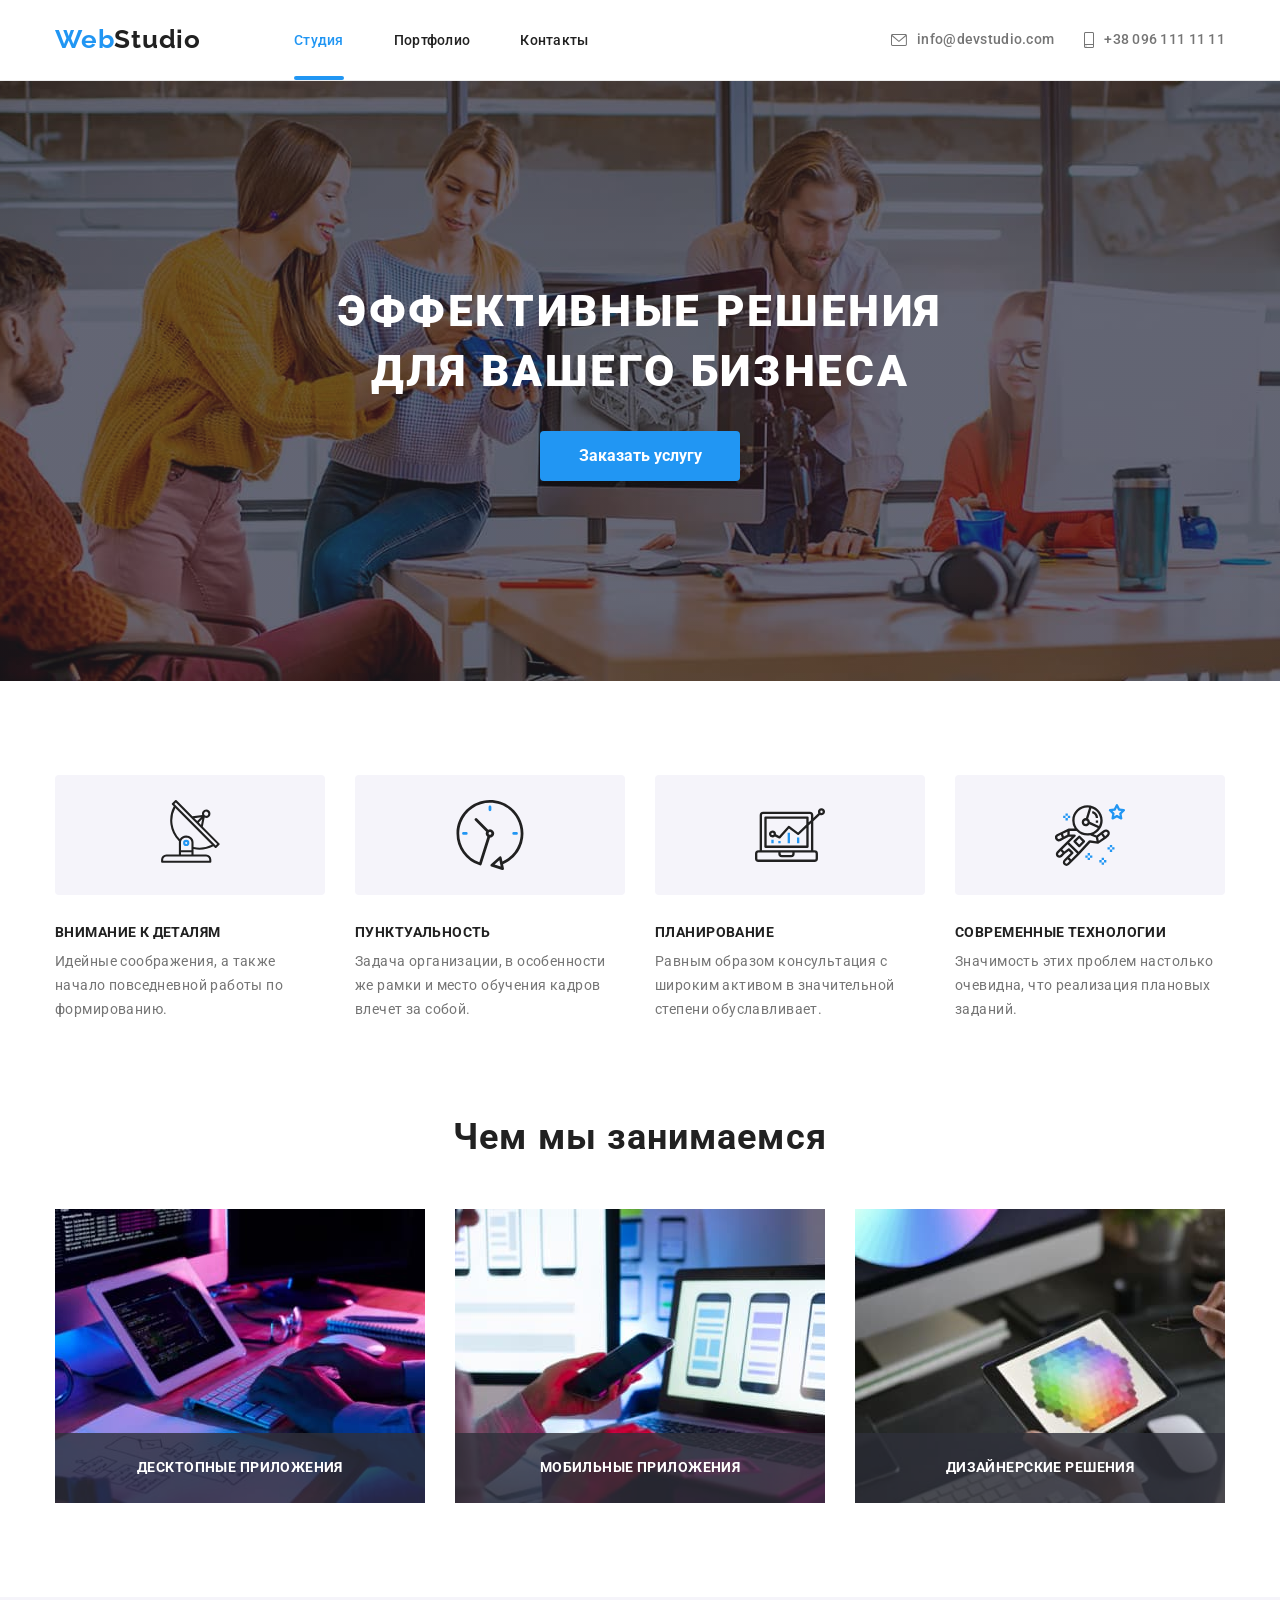
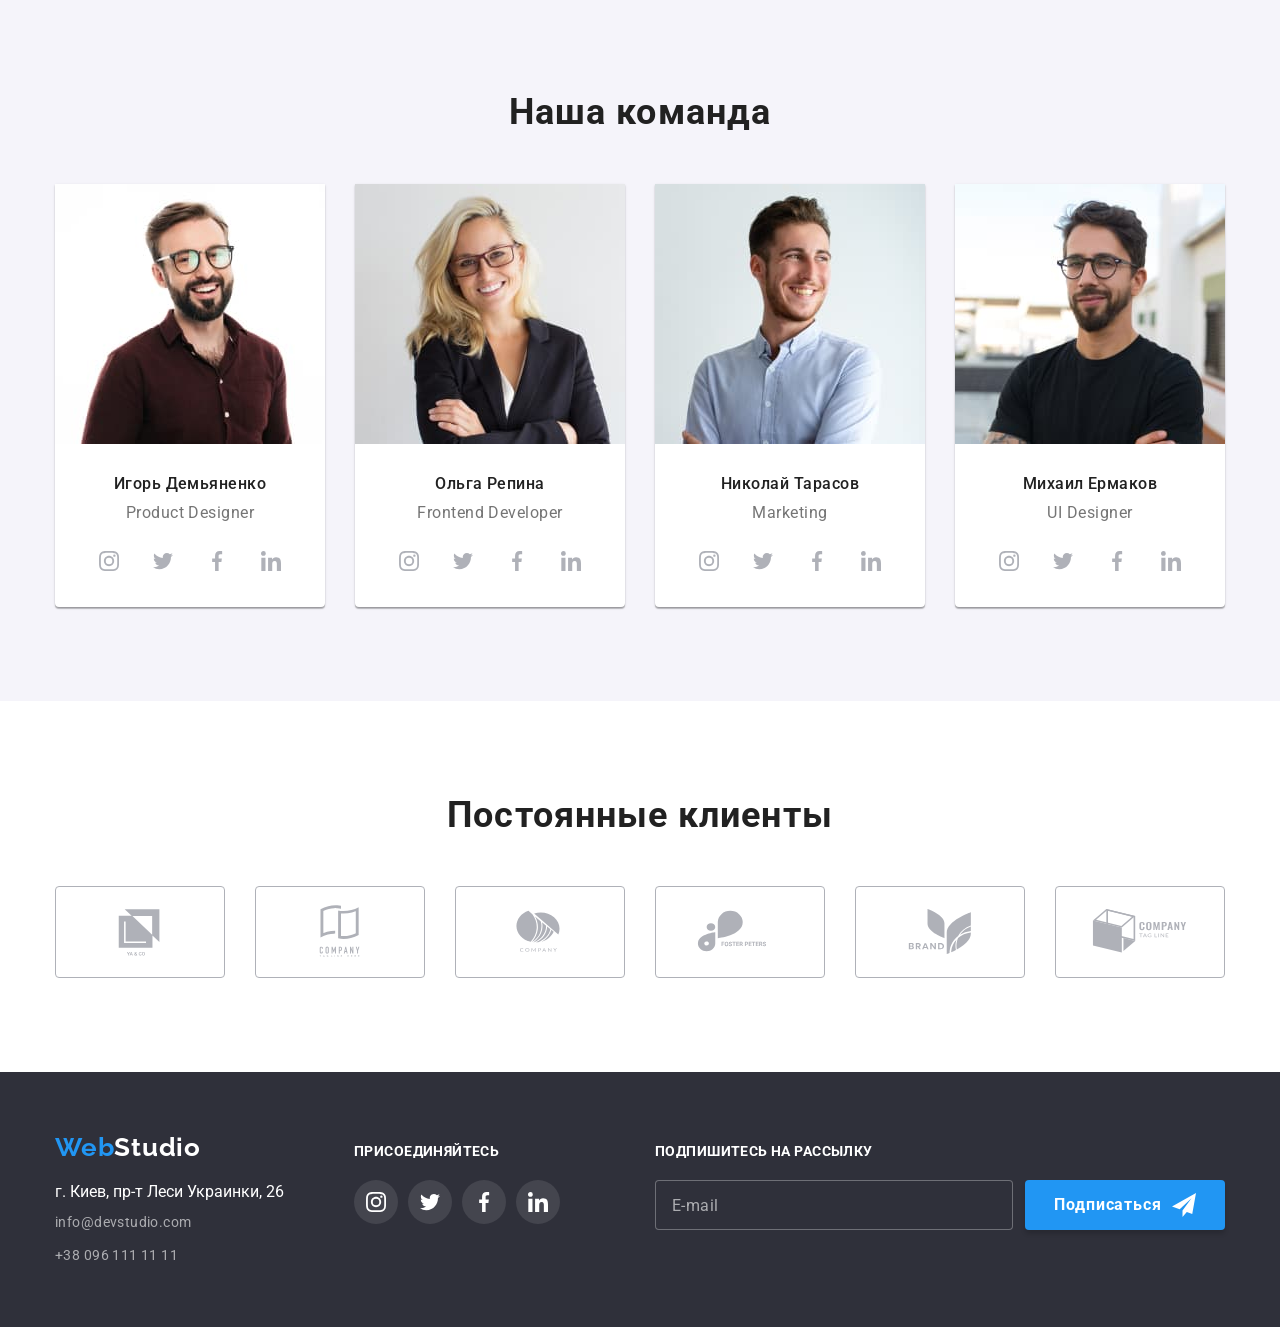
<file: index.html>
<!DOCTYPE html>
<html lang="ru">
  <head>
    <meta charset="UTF-8" />
    <meta http-equiv="X-UA-Compatible" content="IE=edge" />
    <meta name="viewport" content="width=device-width, initial-scale=1.0" />
    <title>Студия</title>

    <link rel="preconnect" href="https://fonts.googleapis.com" />
    <link rel="preconnect" href="https://fonts.gstatic.com" crossorigin />
    <link
      href="https://fonts.googleapis.com/css2?family=Raleway:wght@700&family=Roboto:wght@400;500;700;900&display=swap"
      rel="stylesheet"
    />
    <link rel="stylesheet" href="./css/main.min.css" />
  </head>
  <body>
    <!-- ======================== HEADER ======================== -->

    <header class="header-border">
      <div class="container container-header">
        <!-- логотип -->

        <a href="index.html" lang="en" class="logotype"
          >Web<span class="logotype-secondary">Studio</span>
        </a>
        <!-- ссылки шапки -->

        <ul class="list list-header">
          <li class="list-pages">
            <a href="./index.html" class="link-header active">Студия</a>
          </li>
          <li class="list-pages">
            <a href="./portfolio.html" class="link-header">Портфолио</a>
          </li>
          <li class="list-pages">
            <a href="" class="link-header">Контакты</a>
          </li>
        </ul>
        <button type="button" class="mobile-menu-open" data-menu-open>
          <svg class="mobile-menu-open__icon" width="40" height="40">
            <use href="./images/icons.svg#icon-burger"></use>
          </svg>
        </button>

        <!-- контакты шапки -->

        <ul class="list header-items">
          <li class="list-pages list-pages__contacts">
            <a
              href="mailto:info@devstudio.com"
              lang="en"
              class="contacts-header accent"
            >
              <svg class="header-icons" width="16" height="12">
                <use href="./images/icons.svg#icon-envelope"></use>
              </svg>
              info@devstudio.com
            </a>
          </li>
          <li class="list-pages list-pages__contacts">
            <a href="tel:+380961111111" class="contacts-header accent"
              ><svg class="header-icons" width="10" height="16">
                <use href="./images/icons.svg#icon-smartphone"></use>
              </svg>
              +38 096 111 11 11
            </a>
          </li>
        </ul>
      </div>
      <div class="mobile-menu" data-menu>
        <div class="container mobile-menu__container">
          <div>
            <button
              type="button"
              class="mobile-menu__close-btn"
              data-menu-close
            >
              <svg class="mobile-menu__close-icon" width="40" height="40">
                <use href="./images/icons.svg#close-modal"></use>
              </svg>
            </button>
            <ul class="mobile-menu__list mobile-menu__list-pages">
              <li>
                <a href="index.html" class="link-header active">Студия</a>
              </li>
              <li>
                <a href="portfolio.html" class="link-header">Портфолио</a>
              </li>
              <li>
                <a href="" class="link-header">Контакты</a>
              </li>
            </ul>
          </div>
          <div>
            <ul class="mobile-menu__list mobile-menu__list-pages">
              <li>
                <a href="tel:+380961111111" class="mobile-menu__list-phone"
                  >+38 096 111 11 11
                </a>
              </li>
              <li>
                <a
                  href="mailto:info@devstudio.com"
                  lang="en"
                  class="mobile-menu__list-mail"
                  >info@devstudio.com
                </a>
              </li>
            </ul>
            <ul class="mobile-menu__list mobile-menu__list-socials">
              <li>
                <a href="" class="mobile-menu__list-socials-link">
                  Instagram
                  <span class="mobile-menu__list-socials-symbol"></span>&nbsp;
                </a>
              </li>
              <li>
                <a href="" class="mobile-menu__list-socials-link">
                  Twitter
                  <span class="mobile-menu__list-socials-symbol"></span>&nbsp;
                </a>
              </li>
              <li>
                <a href="" class="mobile-menu__list-socials-link"
                  >Facebook
                  <span class="mobile-menu__list-socials-symbol"></span>&nbsp;
                </a>
              </li>
              <li>
                <a href="" class="mobile-menu__list-socials-link"> LinkedIn</a>
              </li>
            </ul>
          </div>
        </div>
      </div>
    </header>

    <!-- ======================== MAIN ======================== -->

    <main>
      <section class="section-desissions overlay">
        <div class="container">
          <h1 class="main-title">
            Эффективные решения <br />
            для вашего бизнеса
          </h1>
          <button type="button" class="title-button" data-modal-open>
            Заказать услугу
          </button>
        </div>
      </section>
      <!-- ================ НАШИ ОТЛИЧИЯ ================ -->
      <section class="section">
        <div class="container">
          <h2 class="visually-hidden">Наши отличия</h2>
          <ul class="list differences-list">
            <li class="differences-block">
              <div class="differences-icon-block">
                <svg width="70" height="70">
                  <use href="./images/icons.svg#icon-antenna"></use>
                </svg>
              </div>
              <h3 class="differences">Внимание к деталям</h3>
              <p class="differences-text">
                Идейные соображения, а также начало повседневной работы по
                формированию.
              </p>
            </li>
            <li class="differences-block">
              <div class="differences-icon-block">
                <svg width="70" height="70">
                  <use href="./images/icons.svg#icon-clock"></use>
                </svg>
              </div>
              <h3 class="differences">Пунктуальность</h3>
              <p class="differences-text">
                Задача организации, в особенности же рамки и место обучения
                кадров влечет за собой.
              </p>
            </li>
            <li class="differences-block">
              <div class="differences-icon-block">
                <svg width="70" height="70">
                  <use href="./images/icons.svg#icon-diagram"></use>
                </svg>
              </div>
              <h3 class="differences">Планирование</h3>
              <p class="differences-text">
                Равным образом консультация с широким активом в значительной
                степени обуславливает.
              </p>
            </li>
            <li class="differences-block">
              <div class="differences-icon-block">
                <svg width="70" height="70">
                  <use href="./images/icons.svg#icon-astronaut"></use>
                </svg>
              </div>
              <h3 class="differences">Современные технологии</h3>
              <p class="differences-text">
                Значимость этих проблем настолько очевидна, что реализация
                плановых заданий.
              </p>
            </li>
          </ul>
        </div>
      </section>
      <section class="section works">
        <div class="container">
          <h2 class="team-interests">Чем мы занимаемся</h2>
          <ul class="list works-img">
            <li class="list-items">
              <div class="list-items-overlay">
                <picture>
                  <source
                    media="(min-width:1200px)"
                    srcset="
                      ./images/hw-08-images/desktop/services/desktop-app-desktop-370.jpg    1x,
                      ./images/hw-08-images/desktop/services/desktop-app-desktop-370@2x.jpg 2x
                    "
                  />
                  <img
                    srcset="
                      ./images/hw-08-images/desktop/services/desktop-app-desktop-370.jpg    1x,
                      ./images/hw-08-images/desktop/services/desktop-app-desktop-370@2x.jpg 2x
                    "
                    src="./images/hw-08-images/desktop/services/desktop-app-desktop-370.jpg"
                    width="370"
                    alt="image"
                    loading="lazy"
                    class="works-items"
                  />
                </picture>
                <p class="list-items-text">Десктопные приложения</p>
              </div>
            </li>
            <li class="list-items">
              <div class="list-items-overlay">
                <picture>
                  <source
                    media="(min-width:1200px)"
                    srcset="
                      ./images/hw-08-images/desktop/services/mobile-app-desktop-370.jpg    1x,
                      ./images/hw-08-images/desktop/services/mobile-app-desktop-370@2x.jpg 2x
                    "
                  />
                  <img
                    srcset="
                      ./images/hw-08-images/desktop/services/mobile-app-desktop-370.jpg    1x,
                      ./images/hw-08-images/desktop/services/mobile-app-desktop-370@2x.jpg 2x
                    "
                    src="./images/hw-08-images/desktop/services/mobile-app-desktop-370.jpg"
                    width="370"
                    alt="image"
                    loading="lazy"
                    class="works-items"
                  />
                </picture>
                <p class="list-items-text">Мобильные приложения</p>
              </div>
            </li>
            <li class="list-items">
              <div class="list-items-overlay">
                <picture>
                  <source
                    media="(min-width:1200px)"
                    srcset="
                      ./images/hw-08-images/desktop/services/design-solutions-desktop-370.jpg    1x,
                      ./images/hw-08-images/desktop/services/design-solutions-desktop-370@2x.jpg 2x
                    "
                  />
                  <img
                    srcset="
                      ./images/hw-08-images/desktop/services/design-solutions-desktop-370.jpg    1x,
                      ./images/hw-08-images/desktop/services/design-solutions-desktop-370@2x.jpg 2x
                    "
                    src="./images/hw-08-images/desktop/services/design-solutions-desktop-370.jpg"
                    width="370"
                    alt="image"
                    loading="lazy"
                    class="works-items"
                  />
                </picture>
                <p class="list-items-text">Дизайнерские решения</p>
              </div>
            </li>
          </ul>
        </div>
      </section>
      <section class="section section-team">
        <div class="container">
          <h2 class="team-interests our-team">Наша команда</h2>
          <ul class="list team-cards">
            <li class="team-photo">
              <picture>
                <source
                  srcset="
                    ./images/hw-08-images/desktop/team/igor-desktop-270.jpg    1x,
                    ./images/hw-08-images/desktop/team/igor-desktop-270@2x.jpg 2x
                  "
                  media="(min-width: 1200px)"
                />
                <source
                  srcset="
                    ./images/hw-08-images/tablet/team/igor-tablet-354.jpg    1x,
                    ./images/hw-08-images/tablet/team/igor-tablet-354@2x.jpg 2x
                  "
                  media="(min-width: 768px)"
                />
                <img
                  srcset="
                    ./images/hw-08-images/mobile/team/igor-mobile-450.jpg    1x,
                    ./images/hw-08-images/mobile/team/igor-mobile-450@2x.jpg 2x
                  "
                  src="./images/hw-08-images/mobile/team/igor-mobile-450.jpg"
                  width="450"
                  alt="image"
                  loading="lazy"
                />
              </picture>
              <div class="team-info">
                <h3 class="team-name">Игорь Демьяненко</h3>
                <p class="team-job" lang="en">Product Designer</p>
                <ul class="team-social-list list">
                  <li class="team-social-item">
                    <a href="" class="team-social-link">
                      <svg class="team-social-icon" width="20" height="20">
                        <use href="./images/icons.svg#icon-instagram"></use>
                      </svg>
                    </a>
                  </li>
                  <li class="team-social-item">
                    <a href="" class="team-social-link"
                      ><svg class="team-social-icon" width="20" height="20">
                        <use href="./images/icons.svg#icon-twitter"></use>
                      </svg>
                    </a>
                  </li>
                  <li class="team-social-item">
                    <a href="" class="team-social-link"
                      ><svg class="team-social-icon" width="20" height="20">
                        <use href="./images/icons.svg#icon-facebook"></use>
                      </svg>
                    </a>
                  </li>
                  <li class="team-social-item">
                    <a href="" class="team-social-link"
                      ><svg class="team-social-icon" width="20" height="20">
                        <use href="./images/icons.svg#icon-linkedin"></use>
                      </svg>
                    </a>
                  </li>
                </ul>
              </div>
            </li>
            <li class="team-photo">
              <picture>
                <source
                  srcset="
                    ./images/hw-08-images/desktop/team/olga-desktop-270.jpg    1x,
                    ./images/hw-08-images/desktop/team/olga-desktop-270@2x.jpg 2x
                  "
                  media="(min-width: 1200px)"
                />
                <source
                  srcset="
                    ./images/hw-08-images/tablet/team/olga-tablet-354.jpg    1x,
                    ./images/hw-08-images/tablet/team/olga-tablet-354@2x.jpg 2x
                  "
                  media="(min-width: 768px)"
                />
                <img
                  srcset="
                    ./images/hw-08-images/mobile/team/olga-mobile-450.jpg    1x,
                    ./images/hw-08-images/mobile/team/olga-mobile-450@2x.jpg 2x
                  "
                  src="./images/hw-08-images/mobile/team/olga-mobile-450.jpg"
                  width="450"
                  alt="image"
                  loading="lazy"
                />
              </picture>
              <div class="team-info">
                <h3 class="team-name">Ольга Репина</h3>
                <p class="team-job" lang="en">Frontend Developer</p>
                <ul class="team-social-list list">
                  <li class="team-social-item">
                    <a href="" class="team-social-link">
                      <svg class="team-social-icon" width="20" height="20">
                        <use href="./images/icons.svg#icon-instagram"></use>
                      </svg>
                    </a>
                  </li>
                  <li class="team-social-item">
                    <a href="" class="team-social-link"
                      ><svg class="team-social-icon" width="20" height="20">
                        <use href="./images/icons.svg#icon-twitter"></use>
                      </svg>
                    </a>
                  </li>
                  <li class="team-social-item">
                    <a href="" class="team-social-link"
                      ><svg class="team-social-icon" width="20" height="20">
                        <use href="./images/icons.svg#icon-facebook"></use>
                      </svg>
                    </a>
                  </li>
                  <li class="team-social-item">
                    <a href="" class="team-social-link"
                      ><svg class="team-social-icon" width="20" height="20">
                        <use href="./images/icons.svg#icon-linkedin"></use>
                      </svg>
                    </a>
                  </li>
                </ul>
              </div>
            </li>
            <li class="team-photo">
              <picture>
                <source
                  srcset="
                    ./images/hw-08-images/desktop/team/nikolay-desktop-270.jpg    1x,
                    ./images/hw-08-images/desktop/team/nikolay-desktop-270@2x.jpg 2x
                  "
                  media="(min-width: 1200px)"
                />
                <source
                  srcset="
                    ./images/hw-08-images/tablet/team/nikolay-tablet-354.jpg    1x,
                    ./images/hw-08-images/tablet/team/nikolay-tablet-354@2x.jpg 2x
                  "
                  media="(min-width: 768px)"
                />
                <img
                  srcset="
                    ./images/hw-08-images/mobile/team/nikolay-mobile-450.jpg    1x,
                    ./images/hw-08-images/mobile/team/nikolay-mobile-450@2x.jpg 2x
                  "
                  src="./images/hw-08-images/mobile/team/nikolay-mobile-450.jpg"
                  width="450"
                  alt="image"
                  loading="lazy"
                />
              </picture>
              <div class="team-info">
                <h3 class="team-name">Николай Тарасов</h3>
                <p class="team-job" lang="en">Marketing</p>
                <ul class="team-social-list list">
                  <li class="team-social-item">
                    <a href="" class="team-social-link">
                      <svg class="team-social-icon" width="20" height="20">
                        <use href="./images/icons.svg#icon-instagram"></use>
                      </svg>
                    </a>
                  </li>
                  <li class="team-social-item">
                    <a href="" class="team-social-link"
                      ><svg class="team-social-icon" width="20" height="20">
                        <use href="./images/icons.svg#icon-twitter"></use>
                      </svg>
                    </a>
                  </li>
                  <li class="team-social-item">
                    <a href="" class="team-social-link"
                      ><svg class="team-social-icon" width="20" height="20">
                        <use href="./images/icons.svg#icon-facebook"></use>
                      </svg>
                    </a>
                  </li>
                  <li class="team-social-item">
                    <a href="" class="team-social-link"
                      ><svg class="team-social-icon" width="20" height="20">
                        <use href="./images/icons.svg#icon-linkedin"></use>
                      </svg>
                    </a>
                  </li>
                </ul>
              </div>
            </li>
            <li class="team-photo">
              <picture>
                <source
                  srcset="
                    ./images/hw-08-images/desktop/team/mykhail-desktop-270.jpg    1x,
                    ./images/hw-08-images/desktop/team/mykhail-desktop-270@2x.jpg 2x
                  "
                  media="(min-width: 1200px)"
                />
                <source
                  srcset="
                    ./images/hw-08-images/tablet/team/mykhail-tablet-354.jpg    1x,
                    ./images/hw-08-images/tablet/team/mykhail-tablet-354@2x.jpg 2x
                  "
                  media="(min-width: 768px)"
                />
                <img
                  srcset="
                    ./images/hw-08-images/mobile/team/mykhail-mobile-450.jpg    1x,
                    ./images/hw-08-images/mobile/team/mykhail-mobile-450@2x.jpg 2x
                  "
                  src="./images/hw-08-images/mobile/team/mykhail-mobile-450.jpg"
                  width="450"
                  alt="image"
                  loading="lazy"
                />
              </picture>
              <div class="team-info">
                <h3 class="team-name">Михаил Ермаков</h3>
                <p class="team-job" lang="en">UI Designer</p>
                <ul class="team-social-list list">
                  <li class="team-social-item">
                    <a href="" class="team-social-link">
                      <svg class="team-social-icon" width="20" height="20">
                        <use href="./images/icons.svg#icon-instagram"></use>
                      </svg>
                    </a>
                  </li>
                  <li class="team-social-item">
                    <a href="" class="team-social-link"
                      ><svg class="team-social-icon" width="20" height="20">
                        <use href="./images/icons.svg#icon-twitter"></use>
                      </svg>
                    </a>
                  </li>
                  <li class="team-social-item">
                    <a href="" class="team-social-link"
                      ><svg class="team-social-icon" width="20" height="20">
                        <use href="./images/icons.svg#icon-facebook"></use>
                      </svg>
                    </a>
                  </li>
                  <li class="team-social-item">
                    <a href="" class="team-social-link"
                      ><svg class="team-social-icon" width="20" height="20">
                        <use href="./images/icons.svg#icon-linkedin"></use>
                      </svg>
                    </a>
                  </li>
                </ul>
              </div>
            </li>
          </ul>
        </div>
      </section>

      <!-- ========================== ЛОГОТИПЫ КОМПАНИИ ========================== -->

      <section class="section">
        <div class="container clients-logo">
          <h2 class="clients-title">Постоянные клиенты</h2>
          <ul class="list clients-logo-list">
            <li class="clients-logo-item">
              <a href="" class="clients-logo-link">
                <svg class="clients-logo-icon" width="106" height="60">
                  <use href="./images/icons.svg#icon-Logo"></use>
                </svg>
              </a>
            </li>
            <li class="clients-logo-item">
              <a href="" class="clients-logo-link">
                <svg class="clients-logo-icon" width="106" height="60">
                  <use href="./images/icons.svg#icon-Logo-1"></use>
                </svg>
              </a>
            </li>
            <li class="clients-logo-item">
              <a href="" class="clients-logo-link">
                <svg class="clients-logo-icon" width="106" height="60">
                  <use href="./images/icons.svg#icon-Logo-2"></use>
                </svg>
              </a>
            </li>
            <li class="clients-logo-item">
              <a href="" class="clients-logo-link">
                <svg class="clients-logo-icon" width="106" height="60">
                  <use href="./images/icons.svg#icon-Logo-3"></use>
                </svg>
              </a>
            </li>
            <li class="clients-logo-item">
              <a href="" class="clients-logo-link">
                <svg class="clients-logo-icon" width="106" height="60">
                  <use href="./images/icons.svg#icon-Logo-4"></use>
                </svg>
              </a>
            </li>
            <li class="clients-logo-item">
              <a href="" class="clients-logo-link">
                <svg class="clients-logo-icon" width="106" height="60">
                  <use href="./images/icons.svg#icon-Logo-5"></use>
                </svg>
              </a>
            </li>
          </ul>
        </div>
      </section>
    </main>

    <!-- ======================== FOOTER ======================== -->

    <footer class="footer">
      <div class="container footer__container">
        <div class="footer__box">
          <div class="footer-contacts">
            <a href="index.html" lang="en" class="logotype footer-contacts__log"
              >Web<span class="footer-contacts__studio">Studio</span></a
            >
            <address class="footer-contacts__address">
              <ul class="list">
                <li class="footer-contacts__info">
                  <a
                    href="https://goo.gl/maps/YywnYqMMY18rzYBH6"
                    target="_blank"
                    class="footer-contacts__contact_address"
                    >г. Киев, пр-т Леси Украинки, 26</a
                  >
                </li>
                <li class="footer-contacts__info">
                  <a
                    href="mailto:info@devstudio.com"
                    lang="en"
                    class="footer-contacts__contact footer-contacts__contact_accent"
                    >info@devstudio.com</a
                  >
                </li>
                <li class="footer-contacts__info">
                  <a
                    href="tel:+380961111111"
                    class="footer-contacts__contact footer-contacts__contact_accent"
                    >+38 096 111 11 11</a
                  >
                </li>
              </ul>
            </address>
          </div>
          <div class="footer-links">
            <h2 class="footer-links__title">присоединяйтесь</h2>
            <ul class="list footer-links__list">
              <li class="footer-links__item">
                <a class="footer-links__link" href="">
                  <svg class="footer-links__icon" width="20" height="20">
                    <use href="./images/icons.svg#icon-instagram"></use>
                  </svg>
                </a>
              </li>
              <li class="footer-links__item">
                <a class="footer-links__link" href="">
                  <svg class="footer-links__icon" width="20" height="20">
                    <use href="./images/icons.svg#icon-twitter"></use>
                  </svg>
                </a>
              </li>
              <li class="footer-links__item">
                <a class="footer-links__link" href="">
                  <svg class="footer-links__icon" width="20" height="20">
                    <use href="./images/icons.svg#icon-facebook"></use>
                  </svg>
                </a>
              </li>
              <li class="footer-links__item">
                <a class="footer-links__link" href="">
                  <svg class="footer-links__icon" width="20" height="20">
                    <use href="./images/icons.svg#icon-linkedin"></use>
                  </svg>
                </a>
              </li>
            </ul>
          </div>
        </div>
        <div class="footer-form-general">
          <div class="footer-form__block">
            <p class="footer-form_title">Подпишитесь на рассылку</p>
            <form class="footer-form">
              <label class="footer-form__field">
                <input
                  type="text"
                  placeholder="E-mail"
                  name="e-mail"
                  class="footer-form__input"
                />
              </label>
            </form>
          </div>
          <div>
            <button type="submit" class="footer-form__btn">
              <span class="footer-form__btn-text"
                >Подписаться
                <svg class="footer-form__icon" width="24" height="24">
                  <use href="./images/icons.svg#icon-send"></use>
                </svg>
              </span>
            </button>
          </div>
        </div>
      </div>
    </footer>
    <div class="backdrop is-hidden" data-modal>
      <!-- is-hidden -->
      <div class="modal">
        <button type="button" class="modal-close-btn" data-modal-close>
          <svg class="modal-close-btn-icon" width="18" height="18">
            <use href="./images/icons.svg#close-modal"></use>
          </svg>
        </button>
        <h2 class="modal-label">Оставьте свои данные, мы вам перезвоним</h2>
        <form class="modal-form">
          <label class="modal-form-field">
            <span class="modal-form-input-desc"> Имя </span>
            <span class="modal-form-input-wrapper">
              <input
                type="text"
                name="user_name"
                class="modal-form-input"
                required
                pattern="[a-zA-Zа-яА-Я]+"
                minlength="2"
              />
              <svg class="modal-form-input-icon" width="18" height="18">
                <use href="./images/icons.svg#icon-person"></use>
              </svg>
            </span>
          </label>
          <label class="modal-form-field">
            <span class="modal-form-input-desc"> Телефон </span>
            <span class="modal-form-input-wrapper">
              <input
                type="text"
                name="user_phone"
                class="modal-form-input"
                required
                pattern="[0-9]{3}-[0-9]{3}-[0-9]{2}-[0-9]{2}"
                title="xxx-xxx-xx-xx"
              />
              <svg class="modal-form-input-icon" width="18" height="18">
                <use href="./images/icons.svg#icon-phone"></use>
              </svg>
            </span>
          </label>
          <label class="modal-form-field">
            <span class="modal-form-input-desc"> Почта </span>
            <span class="modal-form-input-wrapper">
              <input
                type="text"
                name="user_mail"
                class="modal-form-input"
                required
              />
              <svg class="modal-form-input-icon" width="18" height="18">
                <use href="./images/icons.svg#icon-email"></use>
              </svg>
            </span>
          </label>
          <label class="modal-form-field modal-form-field-comment">
            <span class="modal-form-input-desc"> Комментарий </span>
            <textarea
              name="user_message"
              class="modal-form-message"
              placeholder="Введите текст"
            ></textarea>
          </label>
          <input
            id="user-policy"
            name="user-policy"
            type="checkbox"
            class="modal-form-check visually-hidden"
          />
          <label for="user-policy" class="modal-form-field-check">
            Соглашаюсь с рассылкой и принимаю&nbsp;
            <a href="" class="modal-form-field-link" target="_blank"
              >Условия договора</a
            >
          </label>
          <button type="submit" class="modal-form-submit">
            <span class="modal-form-submit-name">Отправить</span>
          </button>
        </form>
      </div>
    </div>
    <script src="./js/mobile-menu.js"></script>
    <script src="./js/modal.js"></script>
  </body>
</html>
</file>
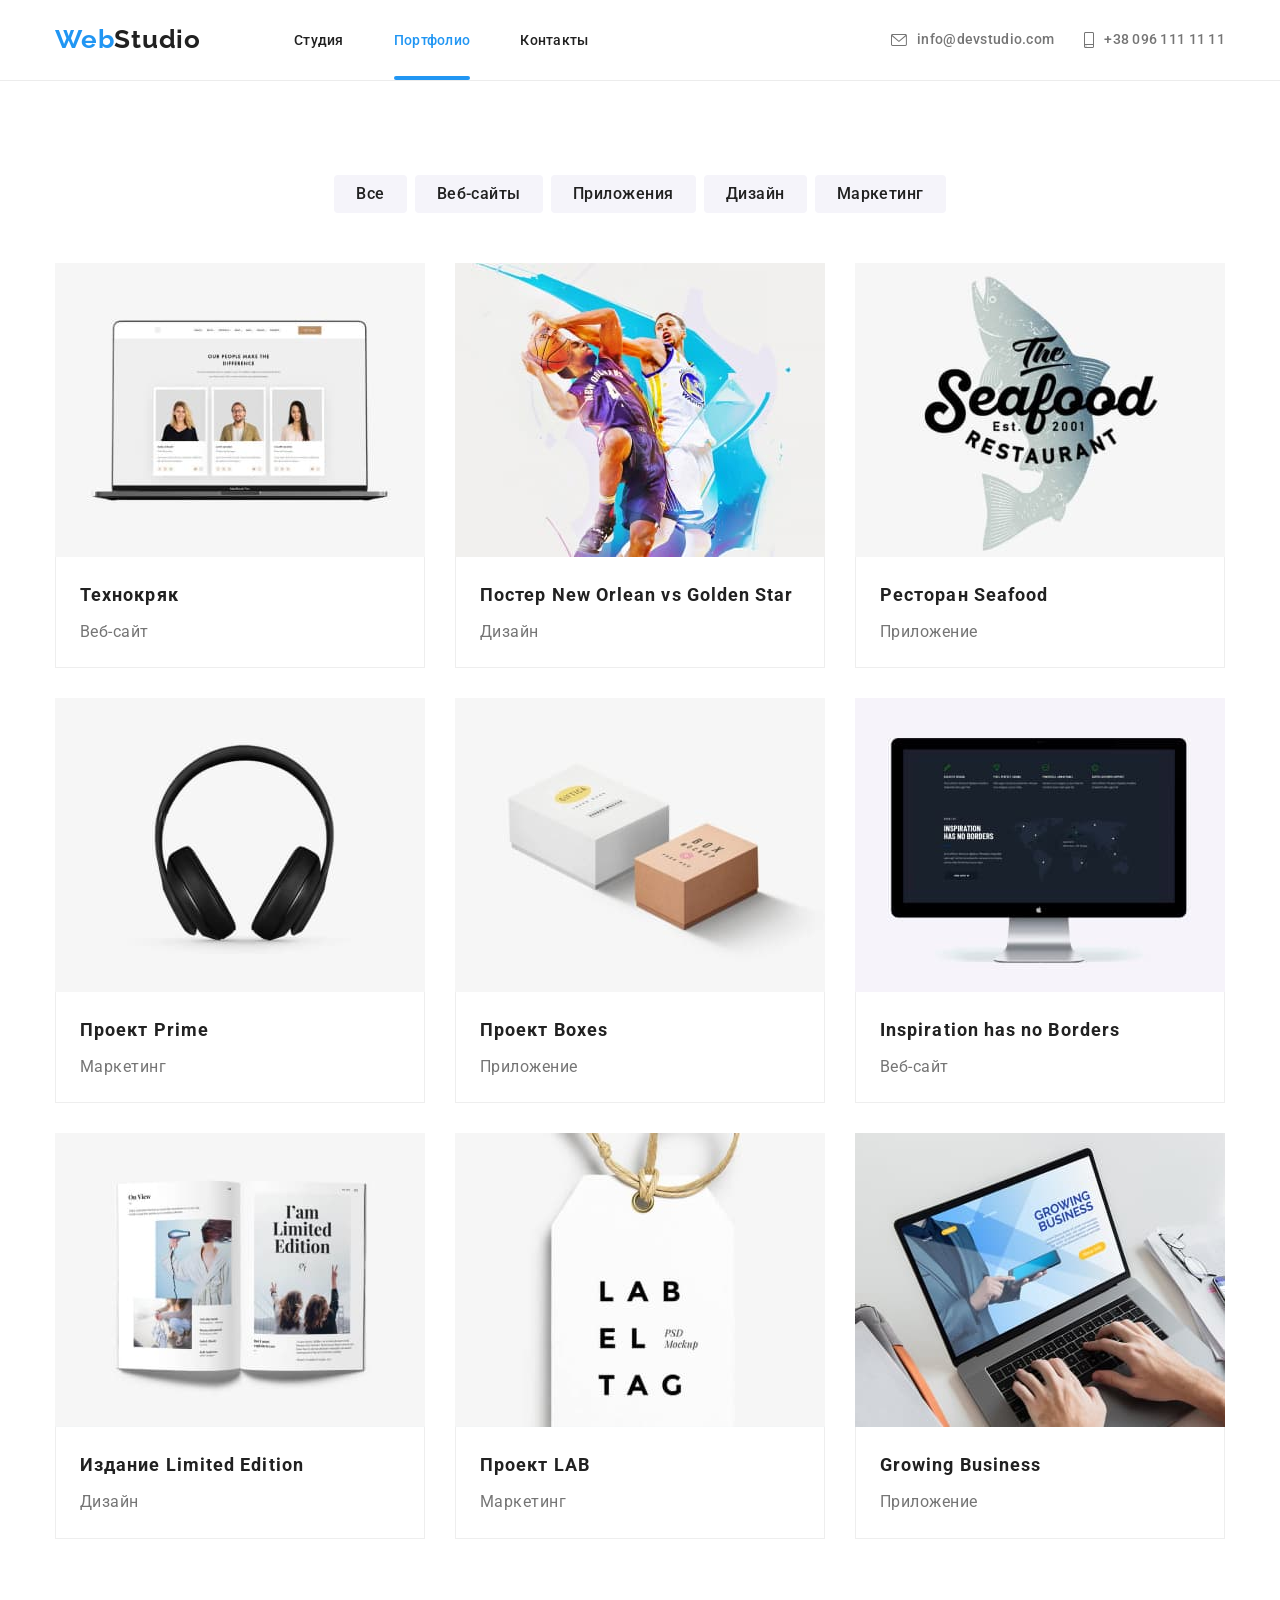
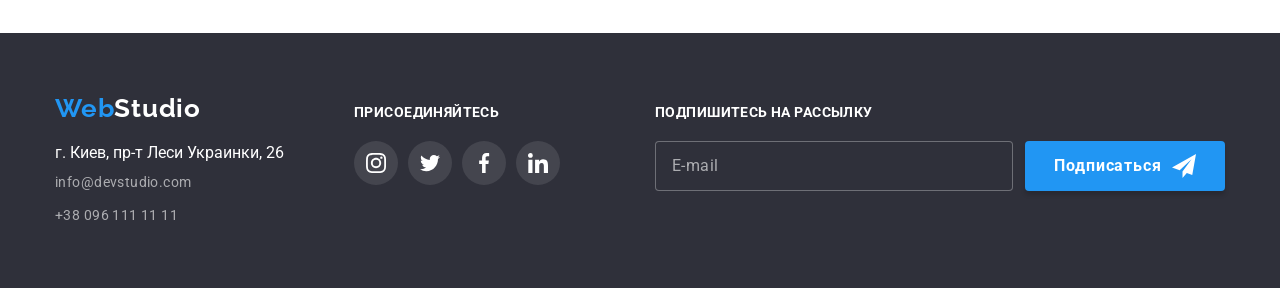
<file: portfolio.html>
<!DOCTYPE html>
<html lang="ru">
  <head>
    <meta charset="UTF-8" />
    <meta http-equiv="X-UA-Compatible" content="IE=edge" />
    <meta name="viewport" content="width=device-width, initial-scale=1.0" />
    <title>Портфолио</title>

    <link rel="preconnect" href="https://fonts.googleapis.com" />
    <link rel="preconnect" href="https://fonts.gstatic.com" crossorigin />
    <link
      href="https://fonts.googleapis.com/css2?family=Raleway:wght@700&family=Roboto:wght@400;500;700;900&display=swap"
      rel="stylesheet"
    />

    <link rel="stylesheet" href="./css/main.min.css" />
  </head>
  <body>
    <!-- ======================== HEADER ======================== -->

    <header class="header-border">
      <div class="container container-header">
        <!-- логотип -->

        <a href="index.html" lang="en" class="logotype"
          >Web<span class="logotype-secondary">Studio</span>
        </a>
        <!-- ссылки шапки -->

        <ul class="list list-header">
          <li class="list-pages">
            <a href="./index.html" class="link-header">Студия</a>
          </li>
          <li class="list-pages">
            <a href="./portfolio.html" class="link-header active">Портфолио</a>
          </li>
          <li class="list-pages">
            <a href="" class="link-header">Контакты</a>
          </li>
        </ul>
        <button type="button" class="mobile-menu-open" data-menu-open>
          <svg class="mobile-menu-open__icon" width="40" height="40">
            <use href="./images/icons.svg#icon-burger"></use>
          </svg>
        </button>

        <!-- контакты шапки -->

        <ul class="list header-items">
          <li class="list-pages list-pages__contacts">
            <a
              href="mailto:info@devstudio.com"
              lang="en"
              class="contacts-header accent"
            >
              <svg class="header-icons" width="16" height="12">
                <use href="./images/icons.svg#icon-envelope"></use>
              </svg>
              info@devstudio.com
            </a>
          </li>
          <li class="list-pages list-pages__contacts">
            <a href="tel:+380961111111" class="contacts-header accent"
              ><svg class="header-icons" width="10" height="16">
                <use href="./images/icons.svg#icon-smartphone"></use>
              </svg>
              +38 096 111 11 11
            </a>
          </li>
        </ul>
      </div>
      <div class="mobile-menu" data-menu>
        <div class="container mobile-menu__container">
          <div>
            <button
              type="button"
              class="mobile-menu__close-btn"
              data-menu-close
            >
              <svg class="mobile-menu__close-icon" width="40" height="40">
                <use href="./images/icons.svg#close-modal"></use>
              </svg>
            </button>
            <ul class="mobile-menu__list mobile-menu__list-pages">
              <li>
                <a href="index.html" class="link-header">Студия</a>
              </li>
              <li>
                <a href="portfolio.html" class="link-header active"
                  >Портфолио</a
                >
              </li>
              <li>
                <a href="" class="link-header">Контакты</a>
              </li>
            </ul>
          </div>
          <div>
            <ul class="mobile-menu__list mobile-menu__list-pages">
              <li>
                <a href="tel:+380961111111" class="mobile-menu__list-phone"
                  >+38 096 111 11 11
                </a>
              </li>
              <li>
                <a
                  href="mailto:info@devstudio.com"
                  lang="en"
                  class="mobile-menu__list-mail"
                  >info@devstudio.com
                </a>
              </li>
            </ul>
            <ul class="mobile-menu__list mobile-menu__list-socials">
              <li>
                <a href="" class="mobile-menu__list-socials-link">
                  Instagram
                  <span class="mobile-menu__list-socials-symbol"></span>&nbsp;
                </a>
              </li>
              <li>
                <a href="" class="mobile-menu__list-socials-link">
                  Twitter
                  <span class="mobile-menu__list-socials-symbol"></span>&nbsp;
                </a>
              </li>
              <li>
                <a href="" class="mobile-menu__list-socials-link"
                  >Facebook
                  <span class="mobile-menu__list-socials-symbol"></span>&nbsp;
                </a>
              </li>
              <li>
                <a href="" class="mobile-menu__list-socials-link"> LinkedIn</a>
              </li>
            </ul>
          </div>
        </div>
      </div>
    </header>

    <!-- ======================== MAIN ======================== -->

    <main>
      <section class="section">
        <div class="container">
          <!-- кнопки -->

          <h1 class="visually-hidden">Кнопки фильтр</h1>
          <ul class="list filter">
            <li class="filter__item">
              <button type="button" class="filter__button">Все</button>
            </li>
            <li class="filter__item">
              <button type="button" class="filter__button">Веб-сайты</button>
            </li>
            <li class="filter__item">
              <button type="button" class="filter__button">Приложения</button>
            </li>
            <li class="filter__item">
              <button type="button" class="filter__button">Дизайн</button>
            </li>
            <li class="filter__item">
              <button type="button" class="filter__button">Маркетинг</button>
            </li>
          </ul>

          <!-- картинки -->

          <ul class="list porfolio">
            <li class="image porfolio__item">
              <a href="" class="porfolio__link">
                <div class="porfolio__overlay">
                  <picture>
                    <source
                      srcset="
                        ./images/hw-08-images/desktop/portfolio-card-set/technokryak-desktop-370.jpg    1x,
                        ./images/hw-08-images/desktop/portfolio-card-set/technokryak-desktop-370@2x.jpg 2x
                      "
                      media="(min-width: 1200px)"
                    />
                    <source
                      srcset="
                        ./images/hw-08-images/tablet/portfolio-card-set/technokryak-tablet-354.jpg    1x,
                        ./images/hw-08-images/tablet/portfolio-card-set/technokryak-tablet-354@2x.jpg 2x
                      "
                      media="(min-width: 768px)"
                    />
                    <img
                      srcset="
                        ./images/hw-08-images/mobile/portfolio-card-set/technocryak-mobile-450.jpg    1x,
                        ./images/hw-08-images/mobile/portfolio-card-set/technocryak-mobile-450@2x.jpg 2x
                      "
                      src="./images/hw-08-images/mobile/portfolio-card-set/technocryak-mobile-450.jpg"
                      width="450"
                      alt="image"
                      loading="lazy"
                    />
                  </picture>
                  <p class="porfolio__overlay-text">
                    Ресурс предлагает комплексные предложения с разным уровнем
                    функционала и сервисов. Все это позволит посетителю получить
                    исчерпывающие сведения о компании или частном лице.
                  </p>
                </div>
                <div class="porfolio__info">
                  <h2 class="portfolio__title">Технокряк</h2>
                  <p class="portfolio__text">Веб-сайт</p>
                </div>
              </a>
            </li>
            <li class="image porfolio__item">
              <a href="" class="porfolio__link">
                <div class="porfolio__overlay">
                  <picture>
                    <source
                      srcset="
                        ./images/hw-08-images/desktop/portfolio-card-set/poster-new-orlean-desktop-370.jpg    1x,
                        ./images/hw-08-images/desktop/portfolio-card-set/poster-new-orlean-desktop-370@2x.jpg 2x
                      "
                      media="(min-width: 1200px)"
                    />
                    <source
                      srcset="
                        ./images/hw-08-images/tablet/portfolio-card-set/poster-new-orlean-tablet-354.jpg    1x,
                        ./images/hw-08-images/tablet/portfolio-card-set/poster-new-orlean-tablet-354@2x.jpg 2x
                      "
                      media="(min-width: 768px)"
                    />
                    <img
                      srcset="
                        ./images/hw-08-images/mobile/portfolio-card-set/poster-new-orlean-mobile-450.jpg    1x,
                        ./images/hw-08-images/mobile/portfolio-card-set/poster-new-orlean-mobile-450@2x.jpg 2x
                      "
                      src="./images/hw-08-images/mobile/portfolio-card-set/poster-new-orlean-mobile-450.jpg"
                      width="450"
                      alt="image"
                      loading="lazy"
                    />
                  </picture>
                  <p class="porfolio__overlay-text">
                    Ресурс предлагает комплексные предложения с разным уровнем
                    функционала и сервисов. Все это позволит посетителю получить
                    исчерпывающие сведения о компании или частном лице.
                  </p>
                </div>
                <div class="porfolio__info">
                  <h2 lang="en" class="portfolio__title">
                    Постер
                    <span lang="en" class="portfolio__title"
                      >New Orlean vs Golden Star</span
                    >
                  </h2>
                  <p class="portfolio__text">Дизайн</p>
                </div>
              </a>
            </li>
            <li class="image porfolio__item">
              <a href="" class="porfolio__link">
                <div class="porfolio__overlay">
                  <picture>
                    <source
                      srcset="
                        ./images/hw-08-images/desktop/portfolio-card-set/seafood-desktop-370.jpg    1x,
                        ./images/hw-08-images/desktop/portfolio-card-set/seafood-desktop-370@2x.jpg 2x
                      "
                      media="(min-width: 1200px)"
                    />
                    <source
                      srcset="
                        ./images/hw-08-images/tablet/portfolio-card-set/seafood-tablet-354.jpg    1x,
                        ./images/hw-08-images/tablet/portfolio-card-set/seafood-tablet-354@2x.jpg 2x
                      "
                      media="(min-width: 768px)"
                    />
                    <img
                      srcset="
                        ./images/hw-08-images/mobile/portfolio-card-set/seafood-mobile-450.jpg    1x,
                        ./images/hw-08-images/mobile/portfolio-card-set/seafood-mobile-450@2x.jpg 2x
                      "
                      src="./images/hw-08-images/mobile/portfolio-card-set/seafood-mobile-450.jpg"
                      width="450"
                      alt="image"
                      loading="lazy"
                    />
                  </picture>
                  <p class="porfolio__overlay-text">
                    Ресурс предлагает комплексные предложения с разным уровнем
                    функционала и сервисов. Все это позволит посетителю получить
                    исчерпывающие сведения о компании или частном лице.
                  </p>
                </div>
                <div class="porfolio__info">
                  <h2 class="portfolio__title">
                    Ресторан
                    <span lang="en" class="portfolio__title">Seafood</span>
                  </h2>
                  <p class="portfolio__text">Приложение</p>
                </div>
              </a>
            </li>
            <li class="image porfolio__item">
              <a href="" class="porfolio__link">
                <div class="porfolio__overlay">
                  <picture>
                    <source
                      srcset="
                        ./images/hw-08-images/desktop/portfolio-card-set/prime-desktop-370.jpg    1x,
                        ./images/hw-08-images/desktop/portfolio-card-set/prime-desktop-370@2x.jpg 2x
                      "
                      media="(min-width: 1200px)"
                    />
                    <source
                      srcset="
                        ./images/hw-08-images/tablet/portfolio-card-set/prime-tablet-354.jpg    1x,
                        ./images/hw-08-images/tablet/portfolio-card-set/prime-tablet-354@2x.jpg 2x
                      "
                      media="(min-width: 768px)"
                    />
                    <img
                      srcset="
                        ./images/hw-08-images/mobile/portfolio-card-set/prime-mobile-450.jpg    1x,
                        ./images/hw-08-images/mobile/portfolio-card-set/prime-mobile-450@2x.jpg 2x
                      "
                      src="./images/hw-08-images/mobile/portfolio-card-set/prime-mobile-450.jpg"
                      width="450"
                      alt="image"
                      loading="lazy"
                    />
                  </picture>
                  <p class="porfolio__overlay-text">
                    Ресурс предлагает комплексные предложения с разным уровнем
                    функционала и сервисов. Все это позволит посетителю получить
                    исчерпывающие сведения о компании или частном лице.
                  </p>
                </div>
                <div class="porfolio__info">
                  <h2 class="portfolio__title">Проект Prime</h2>
                  <p class="portfolio__text">Маркетинг</p>
                </div>
              </a>
            </li>
            <li class="image porfolio__item">
              <a href="" class="porfolio__link">
                <div class="porfolio__overlay">
                  <picture>
                    <source
                      srcset="
                        ./images/hw-08-images/desktop/portfolio-card-set/boxes-desktop-370.jpg    1x,
                        ./images/hw-08-images/desktop/portfolio-card-set/boxes-desktop-370@2x.jpg 2x
                      "
                      media="(min-width: 1200px)"
                    />
                    <source
                      srcset="
                        ./images/hw-08-images/tablet/portfolio-card-set/boxes-tablet-354.jpg    1x,
                        ./images/hw-08-images/tablet/portfolio-card-set/boxes-tablet-354@2x.jpg 2x
                      "
                      media="(min-width: 768px)"
                    />
                    <img
                      srcset="
                        ./images/hw-08-images/mobile/portfolio-card-set/boxes-mobile-450.jpg    1x,
                        ./images/hw-08-images/mobile/portfolio-card-set/boxes-mobile-450@2x.jpg 2x
                      "
                      src="./images/hw-08-images/mobile/portfolio-card-set/boxes-mobile-450.jpg"
                      width="450"
                      alt="image"
                      loading="lazy"
                    />
                  </picture>
                  <p class="porfolio__overlay-text">
                    Ресурс предлагает комплексные предложения с разным уровнем
                    функционала и сервисов. Все это позволит посетителю получить
                    исчерпывающие сведения о компании или частном лице.
                  </p>
                </div>
                <div class="porfolio__info">
                  <h2 class="portfolio__title">
                    Проект
                    <span lang="en" class="portfolio__title">Boxes</span>
                  </h2>
                  <p class="portfolio__text">Приложение</p>
                </div>
              </a>
            </li>
            <li class="image porfolio__item">
              <a href="" class="porfolio__link">
                <div class="porfolio__overlay">
                  <picture>
                    <source
                      srcset="
                        ./images/hw-08-images/desktop/portfolio-card-set/inspiration-desktop-370.jpg    1x,
                        ./images/hw-08-images/desktop/portfolio-card-set/inspiration-desktop-370@2x.jpg 2x
                      "
                      media="(min-width: 1200px)"
                    />
                    <source
                      srcset="
                        ./images/hw-08-images/tablet/portfolio-card-set/inspiration-tablet-354.jpg    1x,
                        ./images/hw-08-images/tablet/portfolio-card-set/inspiration-tablet-354@2x.jpg 2x
                      "
                      media="(min-width: 768px)"
                    />
                    <img
                      srcset="
                        ./images/hw-08-images/mobile/portfolio-card-set/inspiration-mobile-450.jpg    1x,
                        ./images/hw-08-images/mobile/portfolio-card-set/inspiration-mobile-450@2x.jpg 2x
                      "
                      src="./images/hw-08-images/mobile/portfolio-card-set/inspiration-mobile-450.jpg"
                      width="450"
                      alt="image"
                      loading="lazy"
                    />
                  </picture>
                  <p class="porfolio__overlay-text">
                    Ресурс предлагает комплексные предложения с разным уровнем
                    функционала и сервисов. Все это позволит посетителю получить
                    исчерпывающие сведения о компании или частном лице.
                  </p>
                </div>
                <div class="porfolio__info">
                  <h2 lang="en" class="portfolio__title">
                    Inspiration has no Borders
                  </h2>
                  <p class="portfolio__text">Веб-сайт</p>
                </div>
              </a>
            </li>
            <li class="image porfolio__item">
              <a href="" class="porfolio__link">
                <div class="porfolio__overlay">
                  <picture>
                    <source
                      srcset="
                        ./images/hw-08-images/desktop/portfolio-card-set/limited-edition-desktop-370.jpg    1x,
                        ./images/hw-08-images/desktop/portfolio-card-set/limited-edition-desktop-370@2x.jpg 2x
                      "
                      media="(min-width: 1200px)"
                    />
                    <source
                      srcset="
                        ./images/hw-08-images/tablet/portfolio-card-set/limited-edition-tablet-354.jpg    1x,
                        ./images/hw-08-images/tablet/portfolio-card-set/limited-edition-tablet-354@2x.jpg 2x
                      "
                      media="(min-width: 768px)"
                    />
                    <img
                      srcset="
                        ./images/hw-08-images/mobile/portfolio-card-set/limited-edition-mobile-450.jpg    1x,
                        ./images/hw-08-images/mobile/portfolio-card-set/limited-edition-mobile-450@2x.jpg 2x
                      "
                      src="./images/hw-08-images/mobile/portfolio-card-set/limited-edition-mobile-450.jpg"
                      width="450"
                      alt="image"
                      loading="lazy"
                    />
                  </picture>
                  <p class="porfolio__overlay-text">
                    Ресурс предлагает комплексные предложения с разным уровнем
                    функционала и сервисов. Все это позволит посетителю получить
                    исчерпывающие сведения о компании или частном лице.
                  </p>
                </div>
                <div class="porfolio__info">
                  <h2 lang="en" class="portfolio__title">
                    Издание Limited Edition
                  </h2>
                  <p class="portfolio__text">Дизайн</p>
                </div>
              </a>
            </li>
            <li class="image porfolio__item">
              <a href="" class="porfolio__link">
                <div class="porfolio__overlay">
                  <picture>
                    <source
                      srcset="
                        ./images/hw-08-images/desktop/portfolio-card-set/lab-desktop-370.jpg    1x,
                        ./images/hw-08-images/desktop/portfolio-card-set/lab-desktop-370@2x.jpg 2x
                      "
                      media="(min-width: 1200px)"
                    />
                    <source
                      srcset="
                        ./images/hw-08-images/tablet/portfolio-card-set/lab-tablet-354.jpg    1x,
                        ./images/hw-08-images/tablet/portfolio-card-set/lab-tablet-354@2x.jpg 2x
                      "
                      media="(min-width: 768px)"
                    />
                    <img
                      srcset="
                        ./images/hw-08-images/mobile/portfolio-card-set/lab-mobile-450.jpg    1x,
                        ./images/hw-08-images/mobile/portfolio-card-set/lab-mobile-450@2x.jpg 2x
                      "
                      src="./images/hw-08-images/mobile/portfolio-card-set/lab-mobile-450.jpg"
                      width="450"
                      alt="image"
                      loading="lazy"
                    />
                  </picture>
                  <p class="porfolio__overlay-text">
                    Ресурс предлагает комплексные предложения с разным уровнем
                    функционала и сервисов. Все это позволит посетителю получить
                    исчерпывающие сведения о компании или частном лице.
                  </p>
                </div>
                <div class="porfolio__info">
                  <h2 class="portfolio__title">
                    Проект
                    <span lang="en" class="portfolio__title">LAB</span>
                  </h2>
                  <p class="portfolio__text">Маркетинг</p>
                </div>
              </a>
            </li>
            <li class="image porfolio__item">
              <a href="" class="porfolio__link">
                <div class="porfolio__overlay">
                  <picture>
                    <source
                      srcset="
                        ./images/hw-08-images/desktop/portfolio-card-set/growing-business-desktop-370.jpg    1x,
                        ./images/hw-08-images/desktop/portfolio-card-set/growing-business-desktop-370@2x.jpg 2x
                      "
                      media="(min-width: 1200px)"
                    />
                    <source
                      srcset="
                        ./images/hw-08-images/tablet/portfolio-card-set/growing-business-tablet-354.jpg    1x,
                        ./images/hw-08-images/tablet/portfolio-card-set/growing-business-tablet-354@2x.jpg 2x
                      "
                      media="(min-width: 768px)"
                    />
                    <img
                      srcset="
                        ./images/hw-08-images/mobile/portfolio-card-set/growing-business-mobile-450.jpg    1x,
                        ./images/hw-08-images/mobile/portfolio-card-set/growing-business-mobile-450@2x.jpg 2x
                      "
                      src="./images/hw-08-images/mobile/portfolio-card-set/growing-business-mobile-450.jpg"
                      width="450"
                      alt="image"
                      loading="lazy"
                    />
                  </picture>
                  <p class="porfolio__overlay-text">
                    Ресурс предлагает комплексные предложения с разным уровнем
                    функционала и сервисов. Все это позволит посетителю получить
                    исчерпывающие сведения о компании или частном лице.
                  </p>
                </div>
                <div class="porfolio__info">
                  <h2 lang="en" class="portfolio__title">Growing Business</h2>
                  <p class="portfolio__text">Приложение</p>
                </div>
              </a>
            </li>
          </ul>
        </div>
      </section>
    </main>

    <!-- ======================== FOOTER ======================== -->

    <footer class="footer">
      <div class="container footer__container">
        <div class="footer__box">
          <div class="footer-contacts">
            <a href="index.html" lang="en" class="logotype footer-contacts__log"
              >Web<span class="footer-contacts__studio">Studio</span></a
            >
            <address class="footer-contacts__address">
              <ul class="list">
                <li class="footer-contacts__info">
                  <a
                    href="https://goo.gl/maps/YywnYqMMY18rzYBH6"
                    target="_blank"
                    class="footer-contacts__contact_address"
                    >г. Киев, пр-т Леси Украинки, 26</a
                  >
                </li>
                <li class="footer-contacts__info">
                  <a
                    href="mailto:info@devstudio.com"
                    lang="en"
                    class="footer-contacts__contact footer-contacts__contact_accent"
                    >info@devstudio.com</a
                  >
                </li>
                <li class="footer-contacts__info">
                  <a
                    href="tel:+380961111111"
                    class="footer-contacts__contact footer-contacts__contact_accent"
                    >+38 096 111 11 11</a
                  >
                </li>
              </ul>
            </address>
          </div>
          <div class="footer-links">
            <h2 class="footer-links__title">присоединяйтесь</h2>
            <ul class="list footer-links__list">
              <li class="footer-links__item">
                <a class="footer-links__link" href="">
                  <svg class="footer-links__icon" width="20" height="20">
                    <use href="./images/icons.svg#icon-instagram"></use>
                  </svg>
                </a>
              </li>
              <li class="footer-links__item">
                <a class="footer-links__link" href="">
                  <svg class="footer-links__icon" width="20" height="20">
                    <use href="./images/icons.svg#icon-twitter"></use>
                  </svg>
                </a>
              </li>
              <li class="footer-links__item">
                <a class="footer-links__link" href="">
                  <svg class="footer-links__icon" width="20" height="20">
                    <use href="./images/icons.svg#icon-facebook"></use>
                  </svg>
                </a>
              </li>
              <li class="footer-links__item">
                <a class="footer-links__link" href="">
                  <svg class="footer-links__icon" width="20" height="20">
                    <use href="./images/icons.svg#icon-linkedin"></use>
                  </svg>
                </a>
              </li>
            </ul>
          </div>
        </div>
        <div class="footer-form-general">
          <div class="footer-form__block">
            <p class="footer-form_title">Подпишитесь на рассылку</p>
            <form class="footer-form">
              <label class="footer-form__field">
                <input
                  type="text"
                  placeholder="E-mail"
                  name="e-mail"
                  class="footer-form__input"
                />
              </label>
            </form>
          </div>
          <div>
            <button type="submit" class="footer-form__btn">
              <span class="footer-form__btn-text"
                >Подписаться
                <svg class="footer-form__icon" width="24" height="24">
                  <use href="./images/icons.svg#icon-send"></use>
                </svg>
              </span>
            </button>
          </div>
        </div>
      </div>
    </footer>
    <script src="./js/mobile-menu.js"></script>
  </body>
</html>
</file>
<file: css/main.min.css>
/*! modern-normalize v1.1.0 | MIT License | https://github.com/sindresorhus/modern-normalize */*,::before,::after{box-sizing:border-box}html{line-height:1.15;-webkit-text-size-adjust:100%;-moz-tab-size:4;tab-size:4}body{margin:0;font-family:system-ui,-apple-system,"Segoe UI",Roboto,Helvetica,Arial,sans-serif,"Apple Color Emoji","Segoe UI Emoji"}hr{height:0;color:inherit}abbr[title]{text-decoration:underline dotted}b,strong{font-weight:bolder}code,kbd,samp,pre{font-family:ui-monospace,SFMono-Regular,Consolas,"Liberation Mono",Menlo,monospace;font-size:1em}small{font-size:80%}sub,sup{font-size:75%;line-height:0;position:relative;vertical-align:baseline}sub{bottom:-0.25em}sup{top:-0.5em}table{text-indent:0;border-color:inherit}button,input,optgroup,select,textarea{font-family:inherit;font-size:100%;line-height:1.15;margin:0}button,select{text-transform:none}button,[type=button],[type=reset],[type=submit]{-webkit-appearance:button}::-moz-focus-inner{border-style:none;padding:0}:-moz-focusring{outline:1px dotted ButtonText}:-moz-ui-invalid{box-shadow:none}legend{padding:0}progress{vertical-align:baseline}::-webkit-inner-spin-button,::-webkit-outer-spin-button{height:auto}[type=search]{-webkit-appearance:textfield;outline-offset:-2px}::-webkit-search-decoration{-webkit-appearance:none}::-webkit-file-upload-button{-webkit-appearance:button;font:inherit}summary{display:list-item}:root{--title-text-color: #212121;--primary-text-color: #757575;--text-color-blue: #2196f3;--text-color-button: #ffffff;--button-color: #f5f4fa}.visually-hidden{position:absolute;white-space:nowrap;width:1px;height:1px;overflow:hidden;border:0;padding:0;clip:rect(0 0 0 0);clip-path:inset(50%);margin:-1px}h1,h2,h3,h4,h5,h6,p{margin-top:0;margin-bottom:0}img{max-width:100%;display:block;height:auto}ul{margin-top:0;margin-bottom:0;padding-left:0}.list{list-style:none}body{margin:0;padding:0;font-family:Roboto,sans-serif;background-color:var(--text-color-button);color:var(--title-text-color)}.section{padding:60px 0}@media screen and (min-width: 1200px){.section{padding:94px 0}}.container{padding-left:15px;padding-right:15px}.container-header{height:60px;display:flex;align-items:center;justify-content:space-between}@media screen and (min-width: 480px)and (max-width: 767px){.container{width:480px;margin-right:auto;margin-left:auto}.container-header{height:60px;display:flex;align-items:center}}@media screen and (min-width: 768px){.container{width:768px;margin-right:auto;margin-left:auto}.container-header{height:80px;display:flex;justify-content:space-between}}@media screen and (min-width: 1200px){.container{width:1200px;margin-right:auto;margin-left:auto}}.overlay{background-repeat:no-repeat;background-position:center;background-size:cover;max-width:767px;margin-left:auto;margin-right:auto;background-image:linear-gradient(to right, rgba(47, 48, 58, 0.4), rgba(47, 48, 58, 0.4)),url(../images/hw-08-images/mobile/hero/hero-mobile-480.jpg)}@media screen and (min-device-pixel-ratio: 2)and (max-width: 767px),screen and (min-resolution: 192dpi)and (max-width: 767px),screen and (min-resolution: 2dppx)and (max-width: 767px){.overlay{background-image:linear-gradient(to right, rgba(47, 48, 58, 0.4), rgba(47, 48, 58, 0.4)),url(../images/hw-08-images/mobile/hero/hero-mobile-480@2x.jpg)}}@media screen and (min-width: 768px){.overlay{background-repeat:no-repeat;background-position:center;background-size:cover;max-width:1199px;margin-left:auto;margin-right:auto;background-image:linear-gradient(to right, rgba(47, 48, 58, 0.4), rgba(47, 48, 58, 0.4)),url(../images/hw-08-images/tablet/hero/hero-tablet-768.jpg)}}@media screen and (min-device-pixel-ratio: 2)and (min-width: 768px),screen and (min-resolution: 192dpi)and (min-width: 768px),screen and (min-resolution: 2dppx)and (min-width: 768px){.overlay{background-image:linear-gradient(to right, rgba(47, 48, 58, 0.4), rgba(47, 48, 58, 0.4)),url(../images/hw-08-images/tablet/hero/hero-tablet-768@2x.jpg)}}@media screen and (min-width: 1200px){.overlay{background-repeat:no-repeat;background-position:center;background-size:cover;max-width:1600px;height:600px;margin-left:auto;margin-right:auto;background-image:linear-gradient(to right, rgba(47, 48, 58, 0.4), rgba(47, 48, 58, 0.4)),url(../images/hw-08-images/desktop/hero/hero-desktop-1600.jpg)}}@media screen and (min-device-pixel-ratio: 2)and (min-width: 1200px),screen and (min-resolution: 192dpi)and (min-width: 1200px),screen and (min-resolution: 2dppx)and (min-width: 1200px){.overlay{background-image:linear-gradient(to right, rgba(47, 48, 58, 0.4), rgba(47, 48, 58, 0.4)),url(../images/hw-08-images/desktop/hero/hero-desktop-1600@2x.jpg)}}@media screen and (max-width: 767px){.logotype{color:var(--text-color-blue);font-family:"Raleway";font-weight:700;font-size:26px;line-height:1.2;letter-spacing:.03em;text-decoration:none;padding-top:16px;padding-bottom:16px;display:block}.logotype-secondary{color:var(--title-text-color)}}@media screen and (min-width: 768px){.logotype{color:var(--text-color-blue);font-family:"Raleway";font-weight:700;font-size:26px;line-height:1.2;letter-spacing:.03em;text-decoration:none;padding-top:25px;padding-bottom:25px;display:block;margin-right:88px}.logotype-secondary{color:var(--title-text-color)}}@media screen and (min-width: 1200px){.logotype{margin-right:93px}}.list-header{display:inline-block;display:flex;align-items:center}@media screen and (max-width: 767px){.list-header{display:none}.mobile-menu-open{background-color:rgba(0,0,0,0);border:none;padding:0;height:40px;margin-left:auto}.mobile-menu-open__icon{transition:fill 250ms cubic-bezier(0.4, 0, 0.2, 1)}.mobile-menu-open__icon:hover,.mobile-menu-open__icon:focus{fill:var(--text-color-blue)}}@media screen and (min-width: 768px){.list-header{display:inline-block;display:flex;align-items:center}.list-header .list-pages:not(:last-child){margin-right:50px}.mobile-menu-open{display:none}.mobile-menu-open__icon{display:none}}.list-pages__contacts:not(:last-child){margin-bottom:10px}@media screen and (min-width: 1200px){.list-pages:not(:last-child){margin-bottom:0}}.link-header{color:var(--title-text-color);font-weight:500;font-size:14px;line-height:1.1;letter-spacing:.02em;text-decoration:none;padding-top:30px;padding-bottom:30px;position:relative;transition:color 250ms cubic-bezier(0.4, 0, 0.2, 1)}.link-header.active{color:var(--text-color-blue)}.link-header:hover,.link-header:focus{color:var(--text-color-blue)}@media screen and (min-width: 768px){.active::after{content:"";width:100%;height:4px;background-color:var(--text-color-blue);border-radius:2px;position:absolute;left:0;bottom:-2px}}.header-border{border-bottom:1px solid #ececec}@media screen and (max-width: 767px){.header-items{display:none}}@media screen and (min-width: 768px){.contacts-header{margin-bottom:10px;display:flex;align-items:center;color:var(--primary-text-color);text-decoration:none;font-weight:500;font-size:14px;line-height:1.1;letter-spacing:.02em;transition:color 250ms cubic-bezier(0.4, 0, 0.2, 1)}.contacts-header:hover,.contacts-header:focus{fill:currentColor}.contacts-header.accent:hover,.contacts-header.accent:focus{color:var(--text-color-blue)}.contacts-header:last-child{margin-bottom:0}.header-icons{margin-right:10px;cursor:pointer;fill:var(--primary-text-color);transition:fill 250ms cubic-bezier(0.4, 0, 0.2, 1)}.contacts-header:hover .header-icons,.contacts-header:focus .header-icons{fill:currentColor}.header-items{margin-left:auto}}@media screen and (min-width: 768px)and (min-width: 1200px){.header-items{display:flex;justify-content:center;align-items:center}.header-items .list-pages:not(:last-child){margin-right:30px}.header-icons{margin-right:10px;cursor:pointer;fill:var(--primary-text-color);transition:fill 250ms cubic-bezier(0.4, 0, 0.2, 1)}.contacts-header:hover .header-icons,.contacts-header:focus .header-icons{fill:currentColor}.contacts-header{align-items:center}}.section-desissions{background-color:#2f303a;padding:200px 0;text-align:center;margin-left:auto;margin-right:auto}.section-desissions .container{display:flex;flex-direction:column;align-items:center}@media screen and (max-width: 1199px){.section-desissions{padding:118px 0}}@media screen and (max-width: 767px){.main-title{font-weight:900;font-size:26px;line-height:42px;text-align:center;letter-spacing:.06em;text-transform:uppercase;color:var(--text-color-button);margin-bottom:30px}}@media screen and (min-width: 768px){.main-title{font-weight:900;font-size:26px;line-height:42px;letter-spacing:.06em;text-transform:uppercase;color:var(--text-color-button);margin-bottom:30px}}.title-button{min-width:200px;height:50px;background-color:var(--text-color-blue);box-shadow:0px 4px 4px rgba(0,0,0,.15);border-radius:4px;border:none;font-family:inherit;font-weight:700;font-size:16px;line-height:1.9;color:var(--text-color-button);transition:background-color 250ms cubic-bezier(0.4, 0, 0.2, 1)}.title-button:hover,.title-button:focus{background-color:#188ce8;cursor:pointer}@media screen and (min-width: 1200px){.main-title{font-size:44px;line-height:60px}}@media screen and (max-width: 767px){.differences-icon-block{width:100%;height:120px;background-color:#f5f4fa;border-radius:4px;display:flex;justify-content:center;align-items:center;margin-bottom:30px}.differences{font-weight:700;font-size:14px;line-height:1.1;letter-spacing:.03em;text-transform:uppercase;text-align:center;color:var(--title-text-color);margin-bottom:10px}.differences-text{font-size:14px;line-height:1.7;letter-spacing:.03em;color:var(--primary-text-color)}.differences-block:not(:last-child){margin-bottom:30px}}@media screen and (min-width: 768px){.differences{font-weight:700;font-size:14px;line-height:1.1;letter-spacing:.03em;text-transform:uppercase;color:var(--title-text-color);margin-bottom:10px}.differences-text{font-size:14px;line-height:1.7;letter-spacing:.03em;color:var(--primary-text-color)}.differences-list{display:flex;flex-wrap:wrap;gap:30px}.differences-item{min-height:101px;width:1200px;margin:94px auto;padding-left:15px;padding-right:15px}.differences-block{flex-basis:calc((100% - 30px)/2)}.differences-icon-block{height:120px;background-color:#f5f4fa;border-radius:4px;display:flex;justify-content:center;align-items:center;margin-bottom:30px}}@media screen and (min-width: 1200px){.differences-list{display:flex;flex-wrap:nowrap;gap:30px}}@media screen and (max-width: 767px){.works{display:none}}@media screen and (min-width: 768px){.works{display:none}}@media screen and (min-width: 1200px){.section.works .container{display:flex;flex-direction:column;align-items:center}.works{display:block;padding-top:0}.work-items{display:block}.works-img{display:flex}.list-items:not(:last-child){margin-right:30px}}@media screen and (max-width: 767px){.team-photo:not(:last-child){margin-bottom:30px}}.team-photo{background:var(--text-color-button);box-shadow:0px 1px 3px rgba(0,0,0,.12),0px 1px 1px rgba(0,0,0,.14),0px 2px 1px rgba(0,0,0,.2);border-radius:0px 0px 4px 4px;border:none}.section-team{background-color:var(--button-color)}.team-interests{text-align:center;font-weight:700;font-size:28px;line-height:1.2;letter-spacing:.03em;color:var(--title-text-color);margin-bottom:30px}.team-info{padding-top:30px;padding-bottom:24px}.team-name{display:block;font-weight:500;font-size:16px;line-height:1.2;text-align:center;letter-spacing:.03em;color:var(--title-text-color);margin-bottom:10px}.team-job{font-size:16px;line-height:1.2;text-align:center;letter-spacing:.03em;color:var(--primary-text-color);margin-bottom:16px}.team-social-list{display:flex;justify-content:center;gap:10px}.team-social-link{display:flex;justify-content:center;align-items:center;width:44px;height:44px;border-radius:50%;background-color:var(--text-color-button);transition:background-color 250ms cubic-bezier(0.4, 0, 0.2, 1)}.team-social-link:hover,.team-social-link:focus{background-color:var(--text-color-blue)}.team-social-icon{fill:#afb1b8;transition:fill 250ms cubic-bezier(0.4, 0, 0.2, 1)}.team-social-link:hover .team-social-icon,.team-social-link:focus .team-social-icon{fill:var(--text-color-button)}@media screen and (min-width: 768px){.team-cards{display:flex;flex-wrap:wrap;gap:30px}.team-photo{flex-basis:calc((100% - 30px)/2);margin-bottom:0}}@media screen and (min-width: 1200px){.team-cards{flex-wrap:nowrap}.team-interests{font-size:36px;margin-bottom:50px}}.clients-title{font-weight:700;font-size:28px;line-height:1.17;text-align:center;letter-spacing:.03em;color:#212121;margin-bottom:30px}.clients-logo-item{flex-basis:calc((100% - 30px)/2);height:92px}.clients-logo-list{display:flex;flex-wrap:wrap;gap:30px}.clients-logo-link{display:flex;justify-content:center;align-items:center;width:100%;height:100%;border:solid 1px #afb1b8;border-radius:4px;fill:#afb1b8;transition:fill 250ms cubic-bezier(0.4, 0, 0.2, 1),border 250ms cubic-bezier(0.4, 0, 0.2, 1)}.clients-logo-link:hover,.clients-logo-link:focus{fill:var(--text-color-blue);border:solid 1px var(--text-color-blue)}@media screen and (min-width: 768px){.clients-logo-item{flex-basis:calc((100% - 60px)/3);height:92px}}@media screen and (min-width: 1200px){.clients-logo-list{flex-wrap:nowrap}.clients-title{font-size:36px;line-height:1.16;margin-bottom:50px}}@media screen and (max-width: 1199px){.footer{background-color:#2f303a;padding:60px 0}.footer__container{text-align:center}.footer-contacts{margin-bottom:60px}.footer-contacts__log{display:inline-block;padding:0;margin:0;margin-bottom:20px}.footer-contacts__studio{color:var(--text-color-button)}.list .footer-contacts__info:not(:last-child){margin-bottom:9px}.footer-contacts__address{font-family:inherit;font-style:normal}.footer-contacts__contact{text-decoration:none}.footer-contacts__contact:hover,.footer-contacts__contact:focus{color:var(--text-color-blue)}.footer-contacts__contact_address{text-decoration:none;color:var(--text-color-button)}.footer-contacts__contact_accent{font-family:"Roboto";font-size:14px;line-height:1.7;letter-spacing:.03em;color:rgba(255,255,255,.6);transition:color 250ms cubic-bezier(0.4, 0, 0.2, 1)}}@media screen and (min-width: 768px)and (max-width: 1199px){.footer-contacts{margin-bottom:0px}.footer__box{margin-bottom:60px}}@media screen and (min-width: 1200px){.footer{background-color:#2f303a;padding:60px 0}.footer__container{display:flex;align-items:baseline}.footer-contacts{margin-right:70px;margin-bottom:0}.footer-contacts__log{display:inline-block;padding:0;margin:0;margin-bottom:20px}.footer-contacts__studio{color:var(--text-color-button)}.list .footer-contacts__info:not(:last-child){margin-bottom:9px}.footer-contacts__address{font-family:inherit;font-style:normal}.footer-contacts__contact{text-decoration:none}.footer-contacts__contact:hover,.footer-contacts__contact:focus{color:var(--text-color-blue)}.footer-contacts__contact_address{text-decoration:none;color:var(--text-color-button)}.footer-contacts__contact_accent{font-family:"Roboto";font-size:14px;line-height:1.7;letter-spacing:.03em;color:rgba(255,255,255,.6);transition:color 250ms cubic-bezier(0.4, 0, 0.2, 1)}}@media screen and (max-width: 767px){.footer__box{margin-bottom:60px}}.footer-links{display:block}.footer-links__title{font-weight:700;font-size:14px;line-height:1.14;letter-spacing:.03em;text-transform:uppercase;display:inline-block;color:var(--text-color-button);margin-bottom:20px}.footer-links__list{display:flex;justify-content:center;gap:10px}.footer-links__icon{fill:var(--text-color-button)}.footer-links__link{display:flex;justify-content:center;align-items:center;width:44px;height:44px;border-radius:50%;background:rgba(255,255,255,.1);transition:background-color 250ms cubic-bezier(0.4, 0, 0.2, 1)}.footer-links__link:hover,.footer-links__link:focus{background-color:var(--text-color-blue)}@media screen and (min-width: 768px){.footer__box{display:flex;justify-content:space-around;align-items:baseline}}@media screen and (min-width: 1200px){.footer-links{display:block;margin-bottom:0}}.footer-form__input{width:calc(100% - 30px);height:50px;background-color:#2f303a;color:var(--text-color-button);border:1px solid rgba(255,255,255,.3);border-radius:4px;padding-left:16px;outline:none;margin-bottom:20px}.footer-form__input::placeholder{font-weight:400;font-size:16px;line-height:1.25;display:flex;align-items:center;letter-spacing:.03em;color:rgba(255,255,255,.6)}.footer-form_title{display:block;margin-bottom:20px;font-weight:700;font-size:14px;line-height:1.14;letter-spacing:.03em;text-transform:uppercase;color:var(--text-color-button)}.footer-form__btn{min-width:200px;height:50px;background:var(--text-color-blue);box-shadow:0px 4px 4px rgba(0,0,0,.15);border:none;border-radius:4px;padding:0;cursor:pointer;transition:background-color 250ms cubic-bezier(0.4, 0, 0.2, 1)}.footer-form__btn:hover,.footer-form__btn:focus{background-color:#188ce8}.footer-form__btn-text{display:flex;justify-content:center;align-items:center;font-weight:700;font-size:16px;line-height:1.87;letter-spacing:.06em;color:var(--text-color-button)}.footer-form__icon{margin-left:10px}@media screen and (min-width: 768px){.footer-form__input{width:450px;height:50px;background-color:#2f303a;color:var(--text-color-button);border:1px solid rgba(255,255,255,.3);border-radius:4px;padding-left:16px;outline:none}.footer-form__input::placeholder{font-weight:400;font-size:16px;line-height:1.25;display:flex;align-items:center;letter-spacing:.03em;color:rgba(255,255,255,.6)}}@media screen and (min-width: 1200px){.footer-form__block{text-align:start}.footer-form-general{display:flex;align-items:flex-end;margin-left:auto}.footer-form__input{width:358px;height:50px;background-color:#2f303a;color:var(--text-color-button);border:1px solid rgba(255,255,255,.3);border-radius:4px;padding-left:16px;outline:none}.footer-form__input::placeholder{font-weight:400;font-size:16px;line-height:1.25;display:flex;align-items:center;letter-spacing:.03em;color:rgba(255,255,255,.6)}.footer-form__block{height:86px}.footer-form__btn{margin-left:12px}}.backdrop{position:fixed;top:0;left:0;z-index:10;width:100%;height:100%;background-color:rgba(0,0,0,.2);transition:opacity 250ms cubic-bezier(0.4, 0, 0.2, 1),visibility 250ms cubic-bezier(0.4, 0, 0.2, 1)}.backdrop.is-hidden{opacity:0;visibility:hidden;pointer-events:none}.modal{position:absolute;top:50%;left:50%;transform:translate(-50%, -50%);width:93%;background:var(--text-color-button);border-radius:4px;padding:40px}.modal-label{font-weight:700;font-size:20px;line-height:23px;text-align:center;letter-spacing:.03em;margin-bottom:12px;color:var(--title-text-color)}.modal-close-btn{padding:0;background-color:var(--text-color-button);border:1px solid rgba(0,0,0,.1);border-radius:50%;width:30px;height:30px;display:flex;justify-content:center;align-items:center;cursor:pointer;position:absolute;top:8px;right:8px;transition:fill 250ms cubic-bezier(0.4, 0, 0.2, 1)}.modal-close-btn:hover,.modal-close-btn:focus{fill:var(--text-color-blue)}.modal-form{display:flex;flex-direction:column}.modal-form-field{margin-bottom:10px}.modal-form-field-comment{margin-bottom:20px}.modal-form-input-desc{display:block;font-weight:400;font-size:12px;line-height:1.16;letter-spacing:.01em;color:var(--primary-text-color);margin-bottom:4px}.modal-form-input{width:100%;height:40px;border:1px solid rgba(33,33,33,.2);border-radius:4px;padding-left:42px;transition:border-color 250ms cubic-bezier(0.4, 0, 0.2, 1)}.modal-form-input:focus{outline:none;border-color:var(--text-color-blue)}.modal-form-input-wrapper{display:block;position:relative}.modal-form-input-icon{display:block;position:absolute;top:50%;left:12px;transform:translateY(-50%);transition:fill 250ms cubic-bezier(0.4, 0, 0.2, 1)}.modal-form-input:focus+.modal-form-input-icon{fill:var(--text-color-blue)}.modal-form-message{display:block;resize:none;width:100%;height:120px;border:1px solid rgba(33,33,33,.2);border-radius:4px;padding:12px 16px;transition:border-color 250ms cubic-bezier(0.4, 0, 0.2, 1)}.modal-form-message::placeholder{font-weight:400;font-size:14px;line-height:1.14;letter-spacing:.01em;color:rgba(117,117,117,.5)}.modal-form-message:focus{outline:none;border-color:var(--text-color-blue)}.modal-form-field-check{display:flex;justify-content:center;align-items:center;margin-bottom:30px;font-weight:400;font-size:12px;line-height:24px;letter-spacing:.03em;color:var(--primary-text-color)}.modal-form-field-check::before{display:block;width:16px;height:15px;content:"";border:solid 2px var(--title-text-color);border-radius:4px;cursor:pointer;margin-right:7px}.modal-form-check:checked+.modal-form-field-check::before{background-image:url("../images/icon-check.svg");background-position:50% 50%;border-color:var(--text-color-blue)}.modal-form-check:focus+.modal-form-field-check::before{outline:solid 2px rgba(0,0,255,.5)}.modal-form-field-link{color:var(--text-color-blue);transition:color 250ms cubic-bezier(0.4, 0, 0.2, 1)}.modal-form-field-link:hover,.modal-form-field-link:focus{color:#188ce8}.modal-form-submit{color:var(--text-color-button);background-color:var(--text-color-blue);align-self:center;width:200px;height:50px;box-shadow:0px 4px 4px rgba(0,0,0,.15);border-radius:4px;border:none;cursor:pointer;transition:background-color 250ms cubic-bezier(0.4, 0, 0.2, 1)}.modal-form-submit:hover,.modal-form-submit:focus{background-color:#188ce8}.modal-form-submit-name{font-weight:700;font-size:16px;line-height:1.87}@media screen and (min-width: 480px)and (max-width: 1199px){.modal{width:450px}}@media screen and (min-width: 1200px){.modal{position:absolute;top:50%;left:50%;transform:translate(-50%, -50%);width:528px;background:var(--text-color-button);border-radius:4px;padding:40px}.modal-form-field-check{display:flex;justify-content:center;align-items:center;margin-bottom:30px;font-weight:400;font-size:14px;line-height:24px;letter-spacing:.03em;color:var(--primary-text-color)}.modal-form-field-check::before{display:block;width:16px;height:15px;content:"";border:solid 2px var(--title-text-color);border-radius:4px;cursor:pointer;margin-right:7px}.modal-form-check:checked+.modal-form-field-check::before{background-image:url("../images/icon-check.svg");background-position:50% 50%;border-color:var(--text-color-blue)}.modal-form-check:focus+.modal-form-field-check::before{outline:solid 2px rgba(0,0,255,.5)}}@media screen and (max-width: 767px){.mobile-menu{width:100%;height:100%;background-color:var(--text-color-button);position:fixed;left:0;top:0;z-index:100;opacity:0;visibility:hidden;pointer-events:none;transition:opacity 250ms linear,visibility 250ms linear}.mobile-menu.is-open{opacity:1;visibility:visible;pointer-events:auto}.mobile-menu__container{position:relative;height:100%;display:flex;flex-direction:column;justify-content:space-between;padding-left:40px;padding-top:48px;padding-bottom:48px}.mobile-menu__close-btn{background-color:rgba(0,0,0,0);border:none;padding:0;height:40px;position:absolute;top:10px;right:15px}.mobile-menu__list{list-style:none}.link-header{display:block;font-family:"Roboto";font-weight:500;font-size:40px;line-height:1.17;letter-spacing:.02em;padding:0;margin-bottom:32px}.mobile-menu__list-phone{display:block;font-weight:500;font-size:34px;line-height:1.17;letter-spacing:.02em;color:var(--text-color-blue);text-decoration:none;margin-bottom:32px}.mobile-menu__list-mail{display:block;font-weight:500;font-size:24px;line-height:1.16;letter-spacing:.02em;color:var(--primary-text-color);text-decoration:none;margin-bottom:64px}.mobile-menu__list-socials{display:flex}.mobile-menu__list-socials-link{text-decoration:none;font-weight:500;font-size:18px;line-height:1.22;letter-spacing:.02em;color:var(--text-color-blue)}.mobile-menu__list-socials-symbol{border:1px solid rgba(33,33,33,.2);transform:rotate(90deg)}}@media screen and (min-width: 768px){.mobile-menu{display:none}.mobile-menu__close-btn{display:none}.mobile-menu__list{list-style:none}.mobile-menu__list-phone{display:none}.mobile-menu__list-mail{display:none}.mobile-menu__list-socials{display:none}.mobile-menu__list-socials-symbol{display:none}}@media screen and (max-width: 767px){.list.porfolio{display:block}}@media screen and (min-width: 768px){.list.porfolio{display:flex;flex-wrap:wrap;gap:30px}}.list-items-overlay{position:relative}.list-items-text{font-weight:700;font-size:14px;line-height:1.14;letter-spacing:.03em;text-transform:uppercase;height:70px;display:flex;justify-content:center;align-items:center;color:var(--text-color-button);background-color:rgba(47,48,58,.8);position:absolute;width:100%;left:0;bottom:0}@media screen and (min-width: 768px){.porfolio__item{flex-basis:calc((100% - 30px)/2)}}@media screen and (min-width: 1200px){.porfolio__item{flex-basis:calc((100% - 60px)/3)}}@media screen and (max-width: 767px){.filter{display:flex;flex-wrap:wrap;row-gap:15px;margin-bottom:40px}.filter .filter__item:not(:last-child){margin-right:8px}}@media screen and (min-width: 768px){.filter{display:flex;flex-wrap:wrap;justify-content:center;margin-bottom:30px}.filter .filter__item:not(:last-child){margin-right:8px}}.filter__button{background-color:var(--button-color);color:var(--title-text-color);cursor:pointer;font-weight:500;font-size:16px;line-height:1.6;text-align:center;letter-spacing:.03em;border:0;display:block;padding:6px 22px;border-radius:4px;transition:background-color 250ms cubic-bezier(0.4, 0, 0.2, 1),color 250ms cubic-bezier(0.4, 0, 0.2, 1),box-shadow 250ms cubic-bezier(0.4, 0, 0.2, 1)}.filter__button:hover,.filter__button:focus{background-color:var(--text-color-blue);color:var(--text-color-button);box-shadow:0px 3px 1px rgba(0,0,0,.1),0px 1px 2px rgba(0,0,0,.08),0px 2px 2px rgba(0,0,0,.12)}@media screen and (min-width: 1200px){.filter{margin-bottom:50px}}@media screen and (max-width: 767px){.porfolio__overlay-text{background:rgba(33,150,243,.9);font-style:normal;font-weight:400;font-size:18px;line-height:1.55;letter-spacing:.03em;color:var(--text-color-button);padding-left:24px;padding-right:24px;padding-top:63px;padding-bottom:63px;position:absolute;top:0;left:0;width:100%;height:100%;overflow-y:scroll;transform:translate(0, 100%);transition:transform 250ms linear}.porfolio__link:hover .porfolio__overlay-text,.porfolio__link:focus .porfolio__overlay-text{transform:translate(0, 0)}.porfolio__info{transition:box-shadow 250ms cubic-bezier(0.4, 0, 0.2, 1)}.porfolio__link:hover .porfolio__info,.porfolio__link:focus .porfolio__info{display:block;box-shadow:0px 1px 1px rgba(0,0,0,.12),0px 4px 4px rgba(0,0,0,.06),1px 4px 6px rgba(0,0,0,.16)}.image{box-sizing:border-box;background:var(--text-color-button)}.image .portfolio__title{color:var(--title-text-color);font-weight:700;font-size:18px;line-height:2;letter-spacing:.06em;margin-bottom:4px}.image .portfolio__text{color:var(--primary-text-color);font-size:16px;line-height:1.9;letter-spacing:.03em}.porfolio__item:not(:last-child){margin-bottom:30px}.porfolio__link{text-decoration:none}.porfolio__overlay{position:relative;overflow:hidden}.porfolio__info{padding:20px 24px;border:1px solid #eee;border-top:none}}@media screen and (min-width: 768px){.porfolio__overlay-text{background:rgba(33,150,243,.9);font-style:normal;font-weight:400;font-size:18px;line-height:1.55;letter-spacing:.03em;color:var(--text-color-button);padding-left:24px;padding-right:24px;padding-top:63px;padding-bottom:63px;position:absolute;top:0;left:0;width:100%;height:100%;overflow-y:scroll;transform:translate(0, 100%);transition:transform 250ms linear}.porfolio__link:hover .porfolio__overlay-text,.porfolio__link:focus .porfolio__overlay-text{transform:translate(0, 0)}.porfolio__info{transition:box-shadow 250ms cubic-bezier(0.4, 0, 0.2, 1)}.porfolio__link:hover .porfolio__info,.porfolio__link:focus .porfolio__info{display:block;box-shadow:0px 1px 1px rgba(0,0,0,.12),0px 4px 4px rgba(0,0,0,.06),1px 4px 6px rgba(0,0,0,.16)}.image{box-sizing:border-box;background:var(--text-color-button)}.image .portfolio__title{color:var(--title-text-color);font-weight:700;font-size:18px;line-height:2;letter-spacing:.06em;margin-bottom:4px}.image .portfolio__text{color:var(--primary-text-color);font-size:16px;line-height:1.9;letter-spacing:.03em}.porfolio__item{flex-basis:calc((100% - 30px)/2)}.porfolio__link{text-decoration:none;display:flex;flex-direction:column;height:100%}.porfolio__overlay{position:relative;overflow:hidden}.porfolio__info{padding:20px 24px;border:1px solid #eee;border-top:none;flex-grow:1}}@media screen and (min-width: 1200px){.porfolio__overlay-text{background:rgba(33,150,243,.9);font-style:normal;font-weight:400;font-size:18px;line-height:1.55;letter-spacing:.03em;color:var(--text-color-button);padding-left:24px;padding-right:24px;padding-top:63px;padding-bottom:63px;position:absolute;top:0;left:0;width:100%;height:100%;overflow-y:scroll;transform:translate(0, 100%);transition:transform 250ms linear}.porfolio__link:hover .porfolio__overlay-text,.porfolio__link:focus .porfolio__overlay-text{transform:translate(0, 0)}.porfolio__info{transition:box-shadow 250ms cubic-bezier(0.4, 0, 0.2, 1)}.porfolio__link:hover .porfolio__info,.porfolio__link:focus .porfolio__info{display:block;box-shadow:0px 1px 1px rgba(0,0,0,.12),0px 4px 4px rgba(0,0,0,.06),1px 4px 6px rgba(0,0,0,.16)}.image{box-sizing:border-box;background:var(--text-color-button)}.image .portfolio__title{color:var(--title-text-color);font-weight:700;font-size:18px;line-height:2;letter-spacing:.06em;margin-bottom:4px}.image .portfolio__text{color:var(--primary-text-color);font-size:16px;line-height:1.9;letter-spacing:.03em}.porfolio__item{flex-basis:calc((100% - 60px)/3)}.porfolio__link{text-decoration:none}.porfolio__overlay{position:relative;overflow:hidden}.porfolio__info{padding:20px 24px;border:1px solid #eee;border-top:none}}/*# sourceMappingURL=main.min.css.map */
</file>
